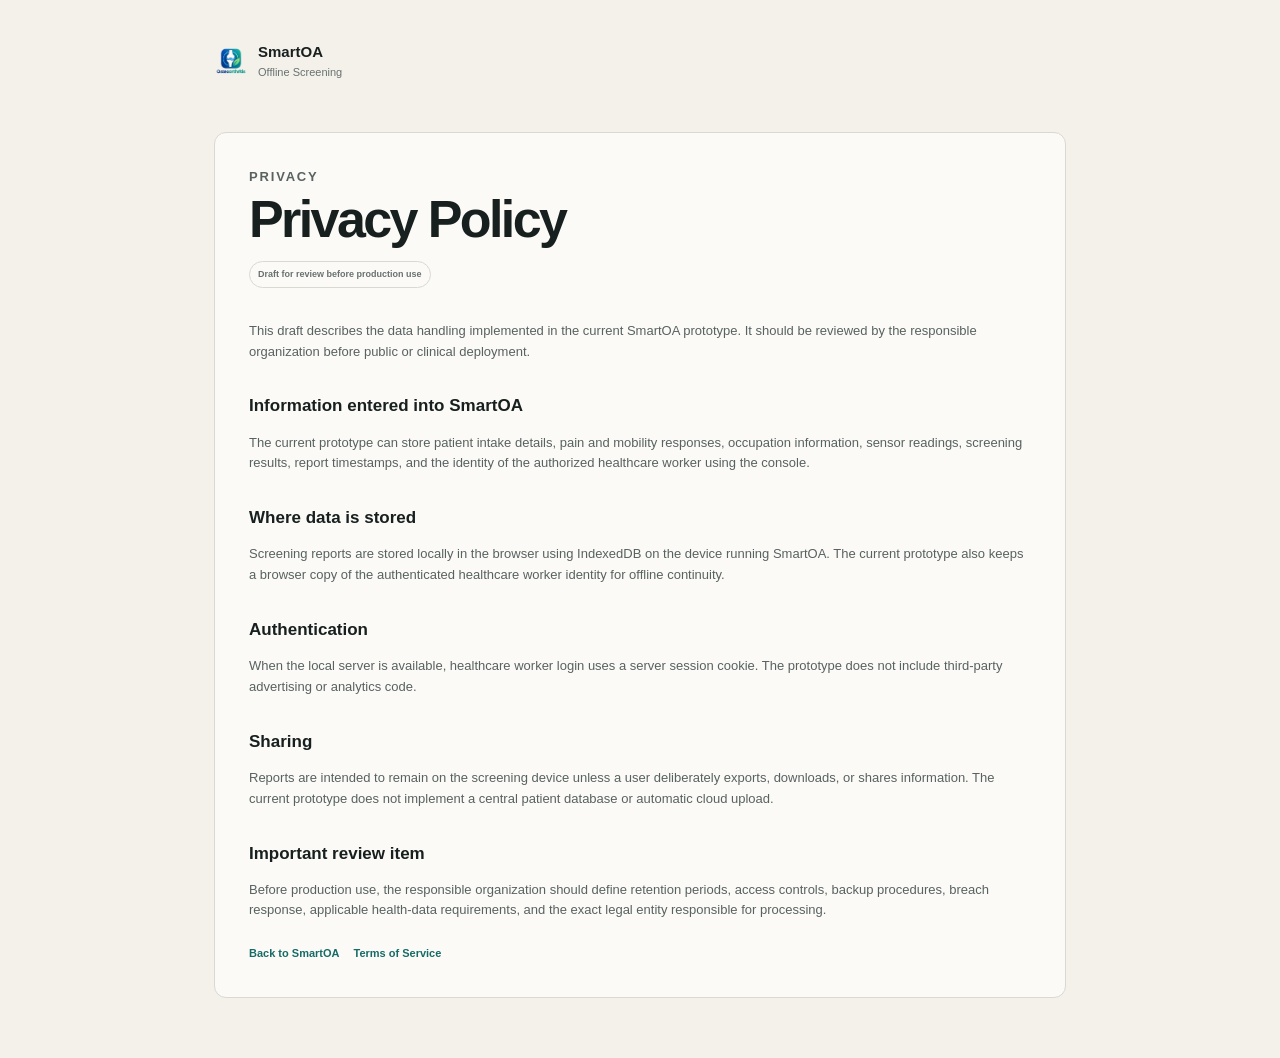
<file: privacy.html>
<!doctype html><html lang="en"><head><meta charset="utf-8"><meta name="viewport" content="width=device-width,initial-scale=1"><title>SmartOA Privacy Policy</title><link rel="stylesheet" href="./02_Frontend/assets/css/legal.css"></head><body><main class="legal-shell"><div class="legal-brand"><img src="./02_Frontend/assets/images/smartoa-logo.png" alt="SmartOA"><div><strong>SmartOA</strong><span>Offline Screening</span></div></div><article class="legal-card"><p class="eyebrow">Privacy</p><h1>Privacy Policy</h1><div class="draft">Draft for review before production use</div><p>This draft describes the data handling implemented in the current SmartOA prototype. It should be reviewed by the responsible organization before public or clinical deployment.</p><h2>Information entered into SmartOA</h2><p>The current prototype can store patient intake details, pain and mobility responses, occupation information, sensor readings, screening results, report timestamps, and the identity of the authorized healthcare worker using the console.</p><h2>Where data is stored</h2><p>Screening reports are stored locally in the browser using IndexedDB on the device running SmartOA. The current prototype also keeps a browser copy of the authenticated healthcare worker identity for offline continuity.</p><h2>Authentication</h2><p>When the local server is available, healthcare worker login uses a server session cookie. The prototype does not include third-party advertising or analytics code.</p><h2>Sharing</h2><p>Reports are intended to remain on the screening device unless a user deliberately exports, downloads, or shares information. The current prototype does not implement a central patient database or automatic cloud upload.</p><h2>Important review item</h2><p>Before production use, the responsible organization should define retention periods, access controls, backup procedures, breach response, applicable health-data requirements, and the exact legal entity responsible for processing.</p><nav class="legal-nav"><a href="./index.html">Back to SmartOA</a><a href="./terms.html">Terms of Service</a></nav></article></main></body></html>
</file>
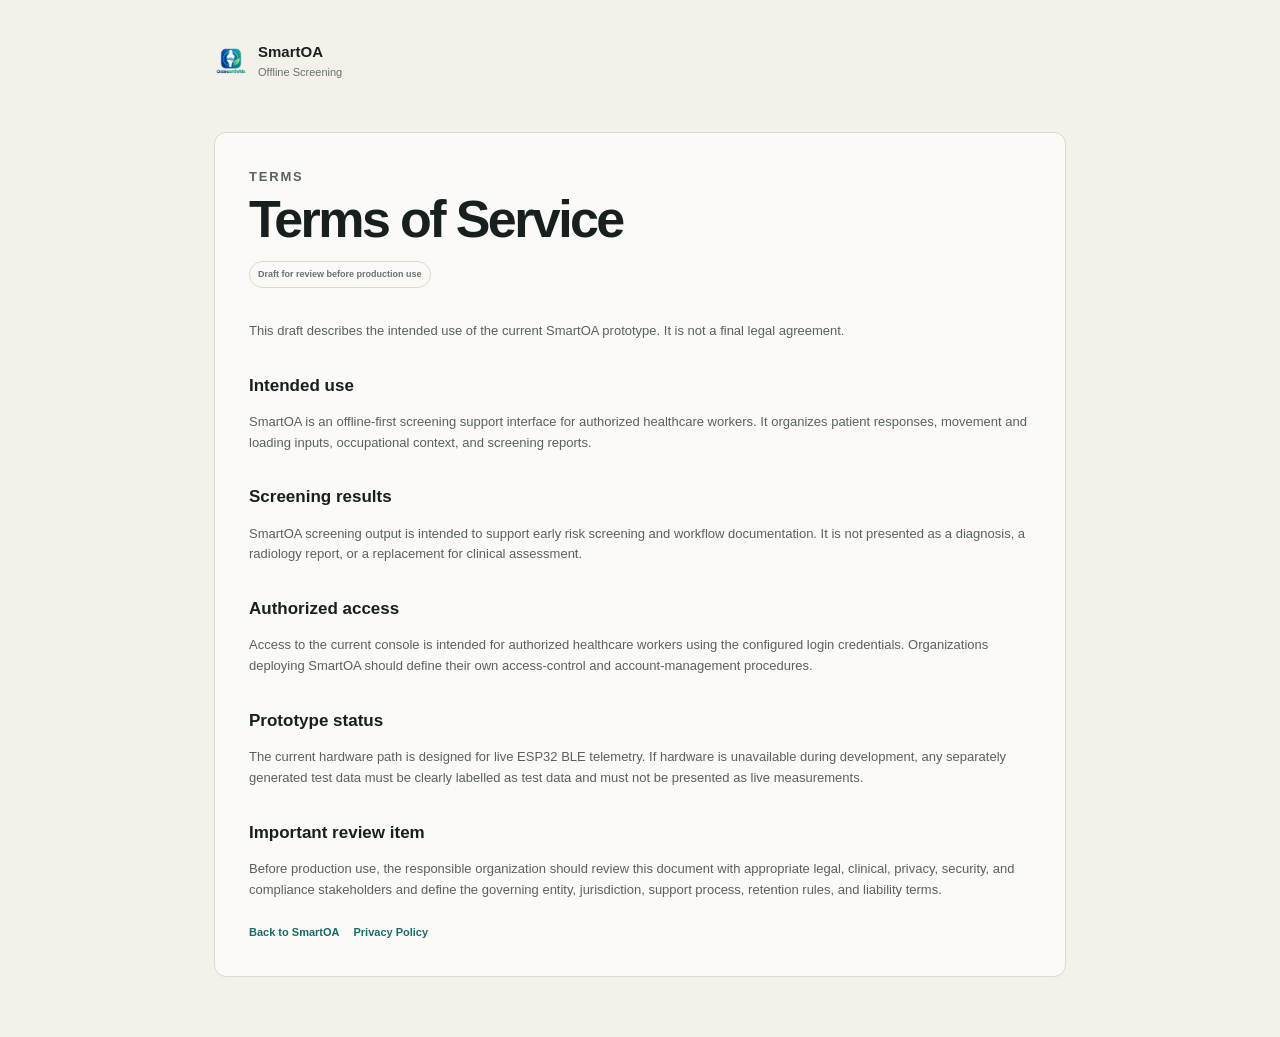
<file: terms.html>
<!doctype html><html lang="en"><head><meta charset="utf-8"><meta name="viewport" content="width=device-width,initial-scale=1"><title>SmartOA Terms of Service</title><link rel="stylesheet" href="./02_Frontend/assets/css/legal.css"></head><body><main class="legal-shell"><div class="legal-brand"><img src="./02_Frontend/assets/images/smartoa-logo.png" alt="SmartOA"><div><strong>SmartOA</strong><span>Offline Screening</span></div></div><article class="legal-card"><p class="eyebrow">Terms</p><h1>Terms of Service</h1><div class="draft">Draft for review before production use</div><p>This draft describes the intended use of the current SmartOA prototype. It is not a final legal agreement.</p><h2>Intended use</h2><p>SmartOA is an offline-first screening support interface for authorized healthcare workers. It organizes patient responses, movement and loading inputs, occupational context, and screening reports.</p><h2>Screening results</h2><p>SmartOA screening output is intended to support early risk screening and workflow documentation. It is not presented as a diagnosis, a radiology report, or a replacement for clinical assessment.</p><h2>Authorized access</h2><p>Access to the current console is intended for authorized healthcare workers using the configured login credentials. Organizations deploying SmartOA should define their own access-control and account-management procedures.</p><h2>Prototype status</h2><p>The current hardware path is designed for live ESP32 BLE telemetry. If hardware is unavailable during development, any separately generated test data must be clearly labelled as test data and must not be presented as live measurements.</p><h2>Important review item</h2><p>Before production use, the responsible organization should review this document with appropriate legal, clinical, privacy, security, and compliance stakeholders and define the governing entity, jurisdiction, support process, retention rules, and liability terms.</p><nav class="legal-nav"><a href="./index.html">Back to SmartOA</a><a href="./privacy.html">Privacy Policy</a></nav></article></main></body></html>
</file>
<file: 02_Frontend/assets/css/legal.css>
:root{font-family:-apple-system,BlinkMacSystemFont,"Segoe UI","Helvetica Neue",Arial,sans-serif;color:#17201f;background:#f4f1eb;line-height:1.6}
*{box-sizing:border-box}body{margin:0;background:#f4f1eb}.legal-shell{max-width:900px;margin:0 auto;padding:40px 24px 60px}.legal-brand{display:flex;align-items:center;gap:10px;margin-bottom:50px}.legal-brand img{width:34px;height:34px}.legal-brand strong{display:block;font-size:15px}.legal-brand span{display:block;color:#68716f;font-size:11px}.legal-card{background:#fbfaf7;border:1px solid #d9d8d1;border-radius:12px;padding:34px}.eyebrow{margin:0 0 6px;color:#89918e;font-size:9px;font-weight:800;letter-spacing:.14em;text-transform:uppercase}.legal-card h1{margin:0 0 14px;font-size:clamp(32px,6vw,52px);line-height:1;letter-spacing:-.05em}.legal-card h2{margin:30px 0 8px;font-size:17px}.legal-card p,.legal-card li{color:#586260;font-size:13px}.legal-card ul{padding-left:20px}.draft{display:inline-block;margin:0 0 20px;padding:5px 8px;border:1px solid #d9d8d1;border-radius:999px;color:#68716f;font-size:9px;font-weight:700}.legal-nav{margin-top:24px;display:flex;gap:14px;flex-wrap:wrap}.legal-nav a{color:#176b67;text-decoration:none;font-size:11px;font-weight:700}.legal-nav a:hover{text-decoration:underline}@media(max-width:600px){.legal-shell{padding:24px 16px 40px}.legal-card{padding:22px}}
</file>
